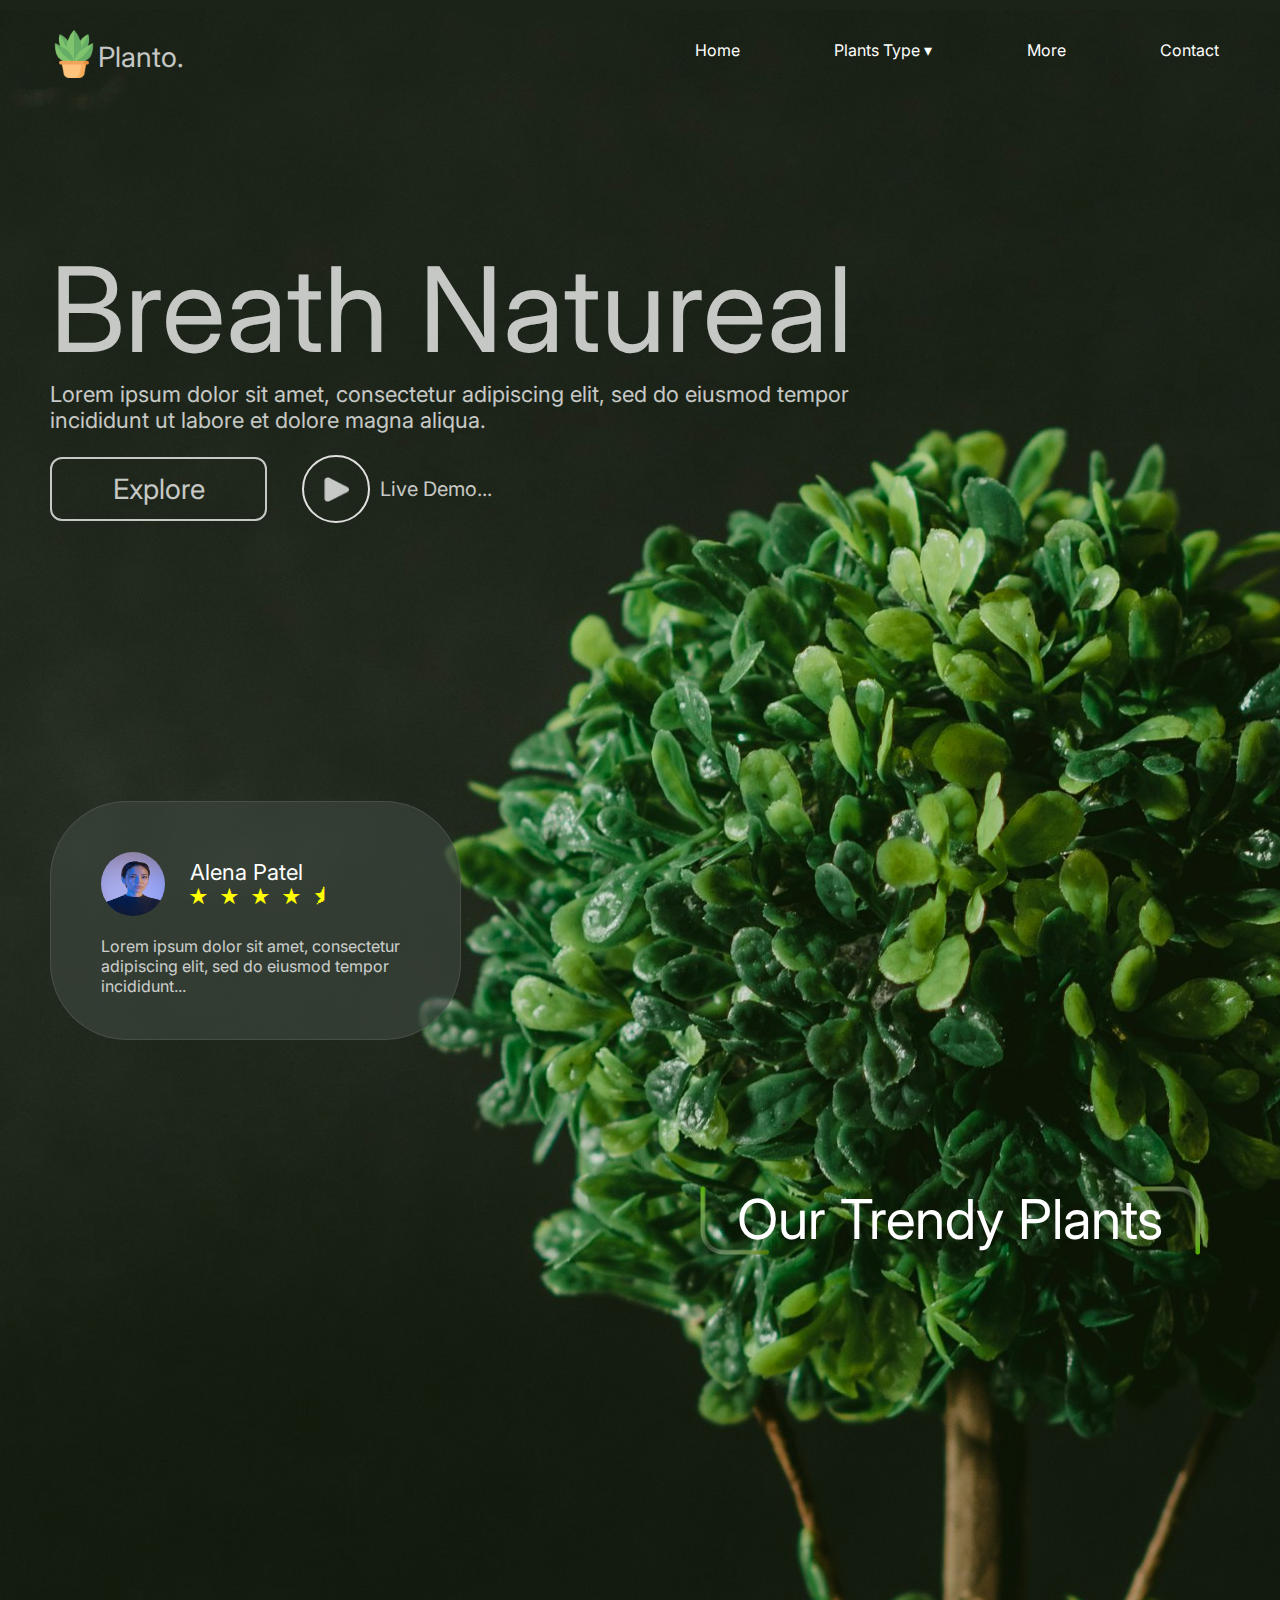
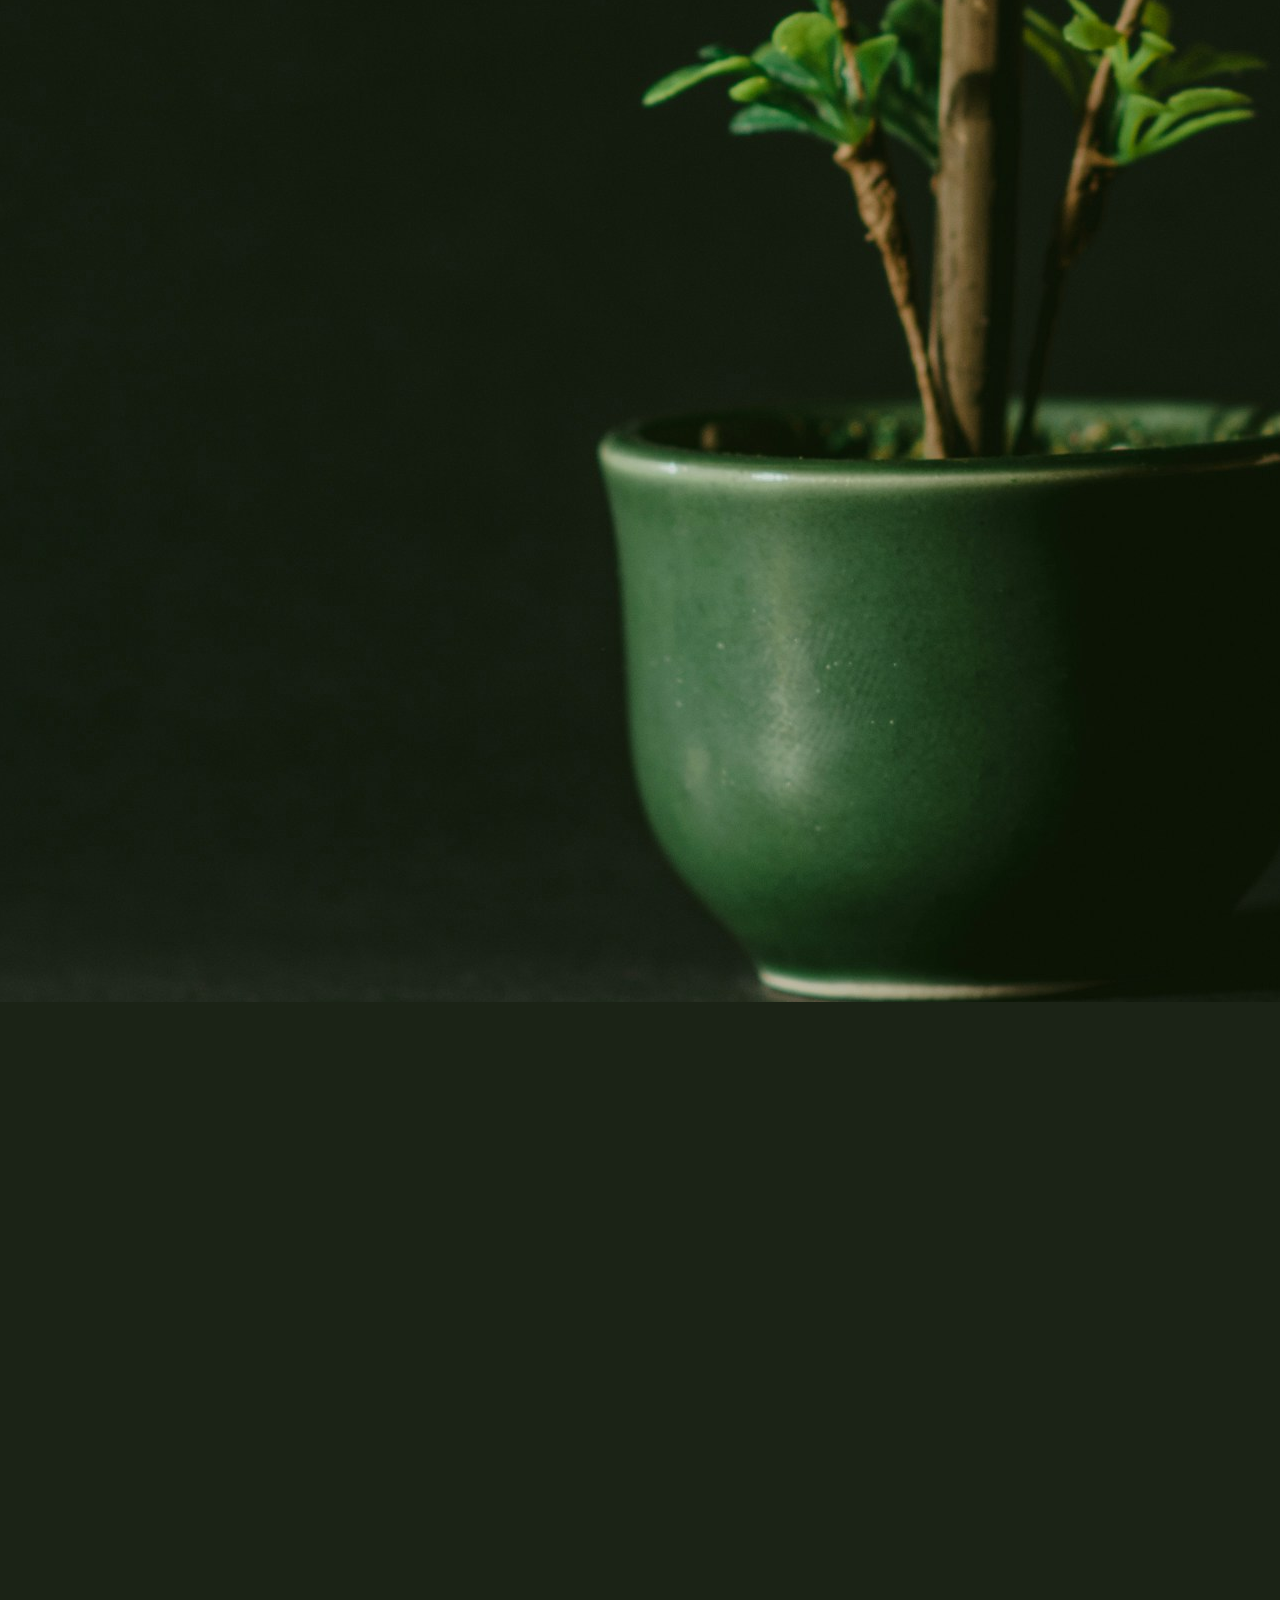
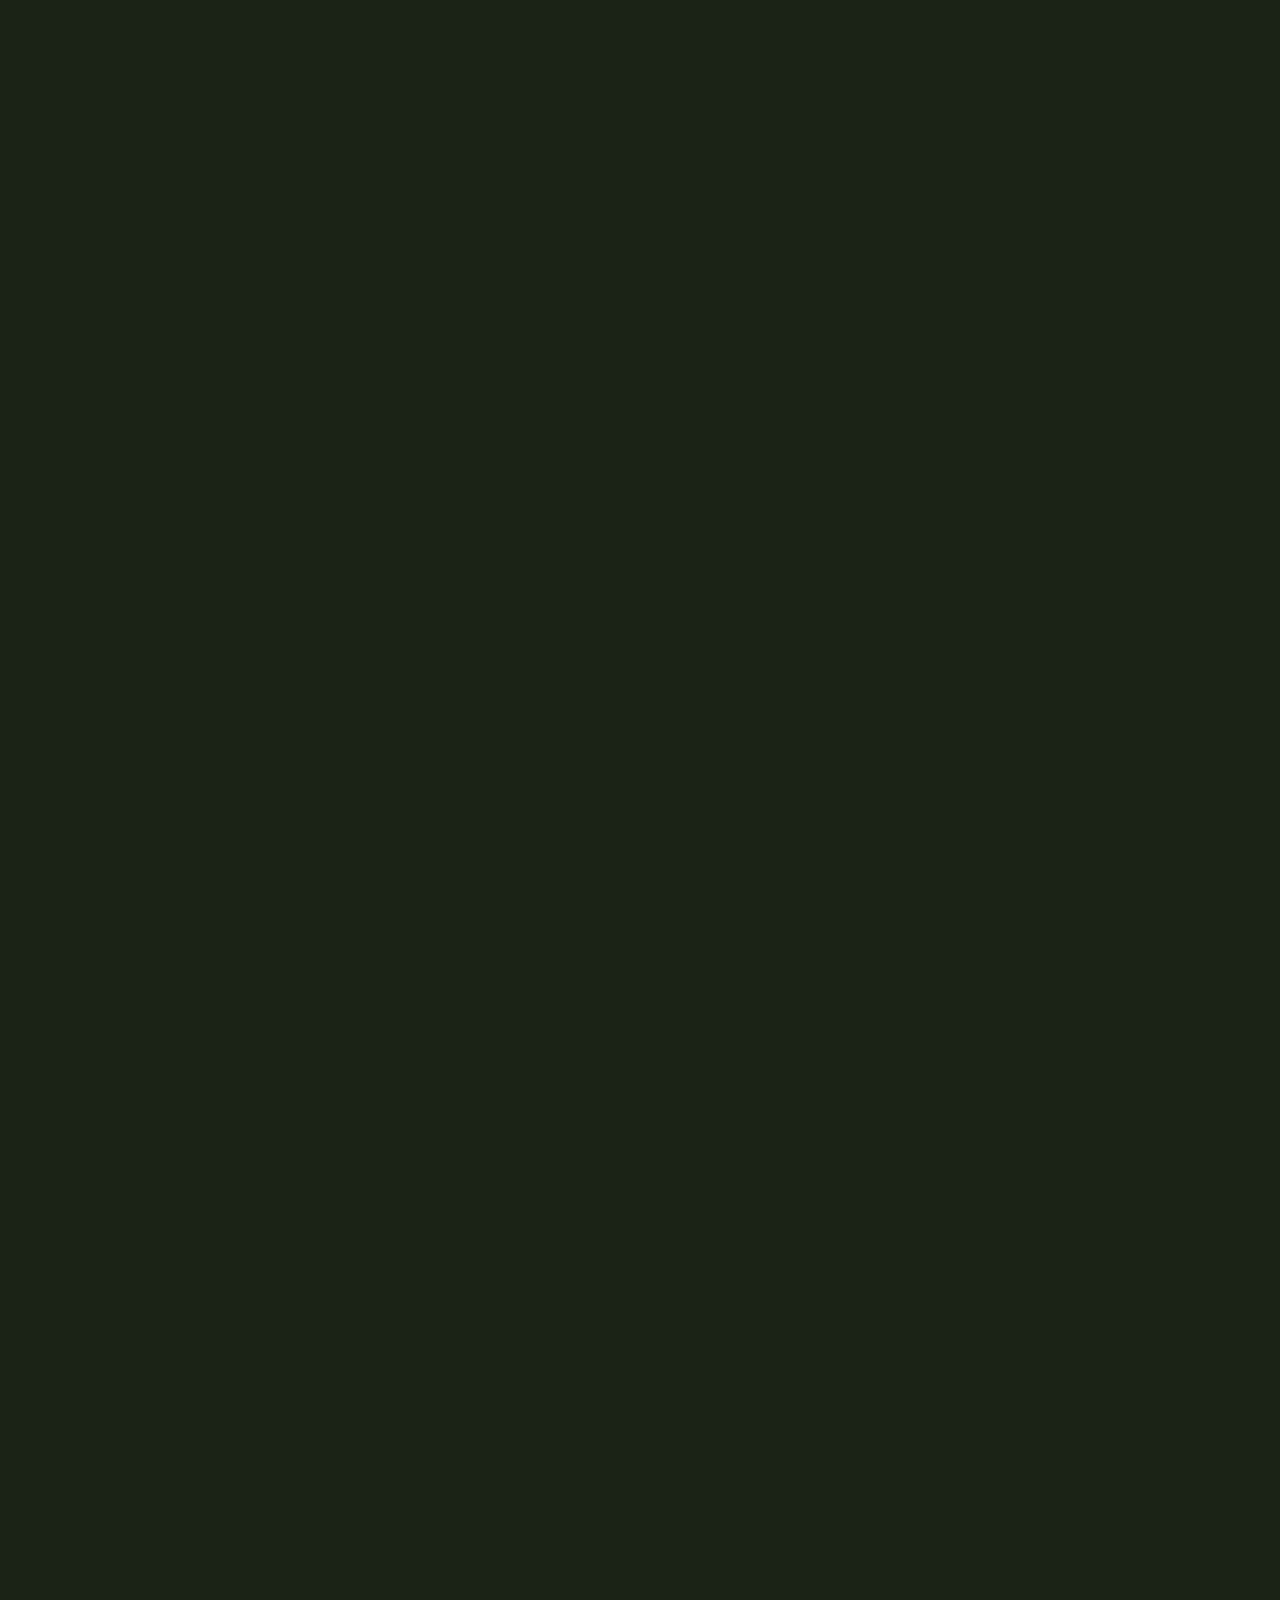
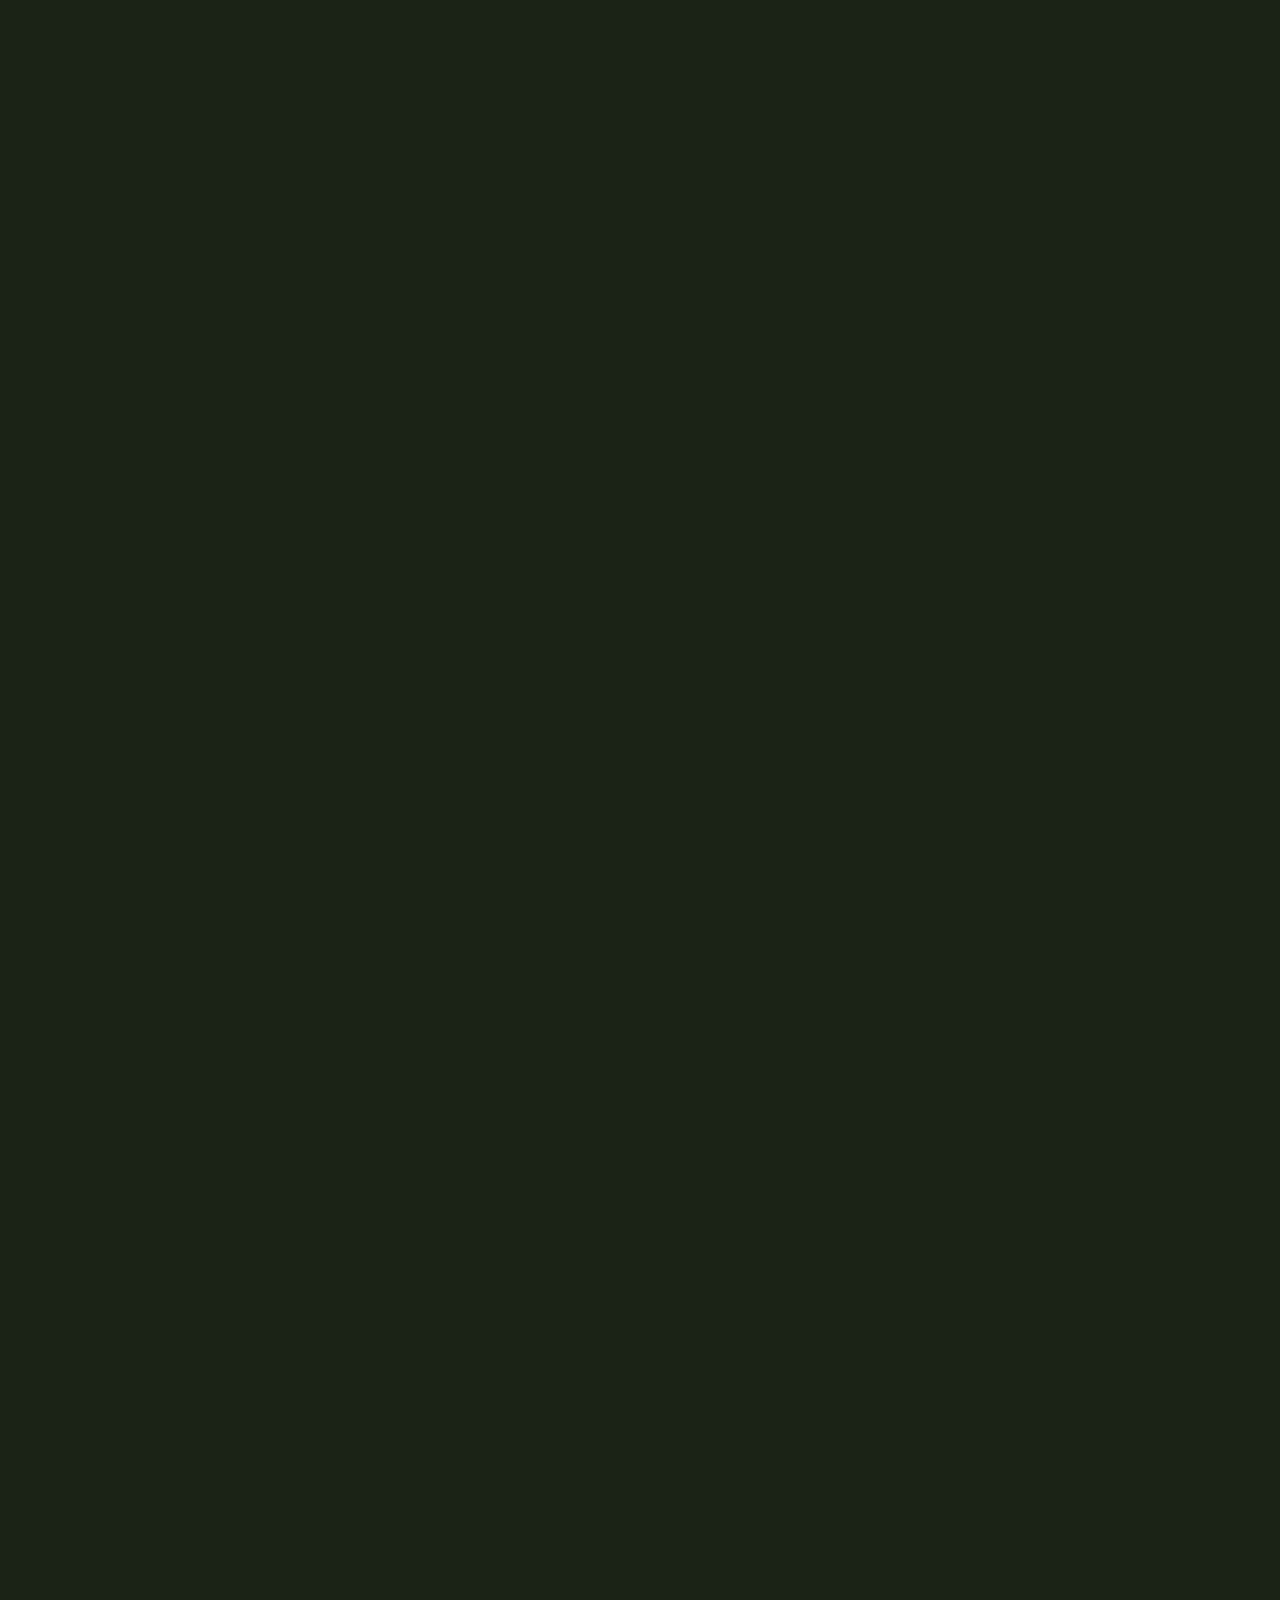
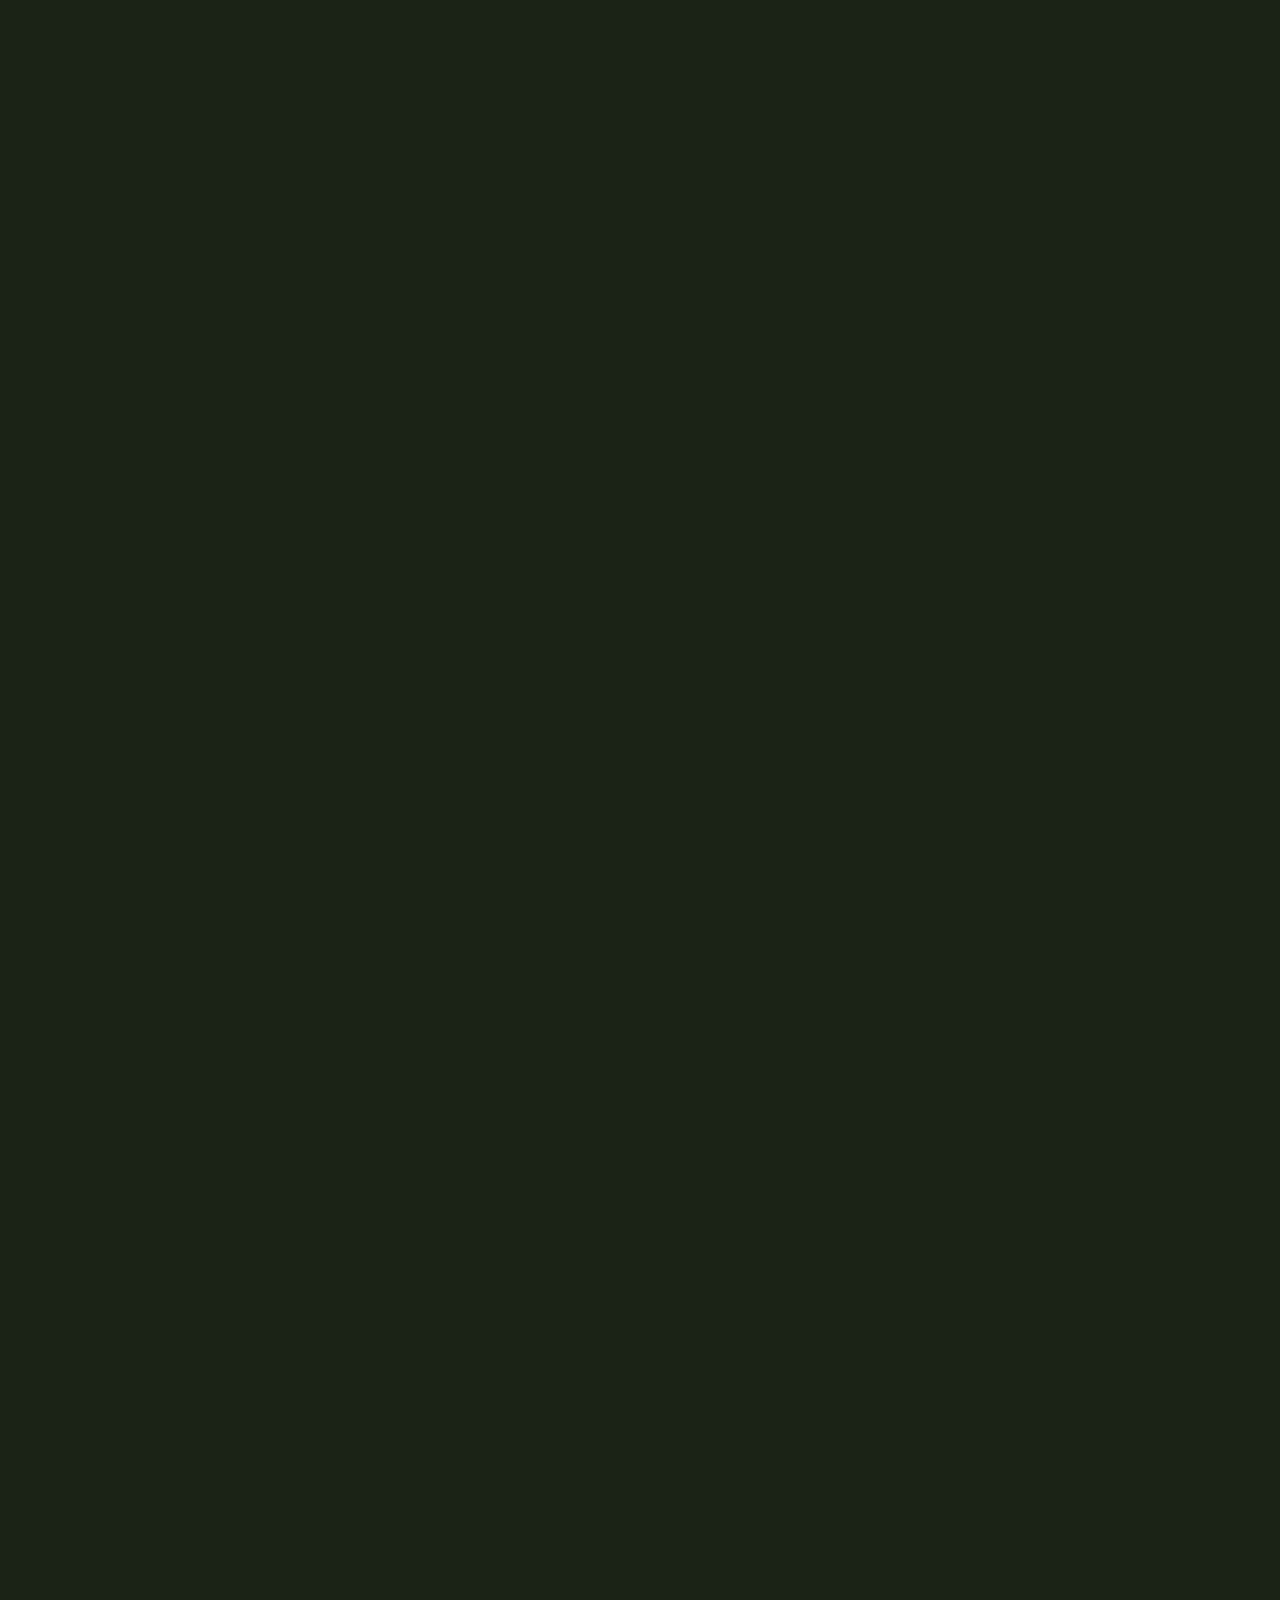
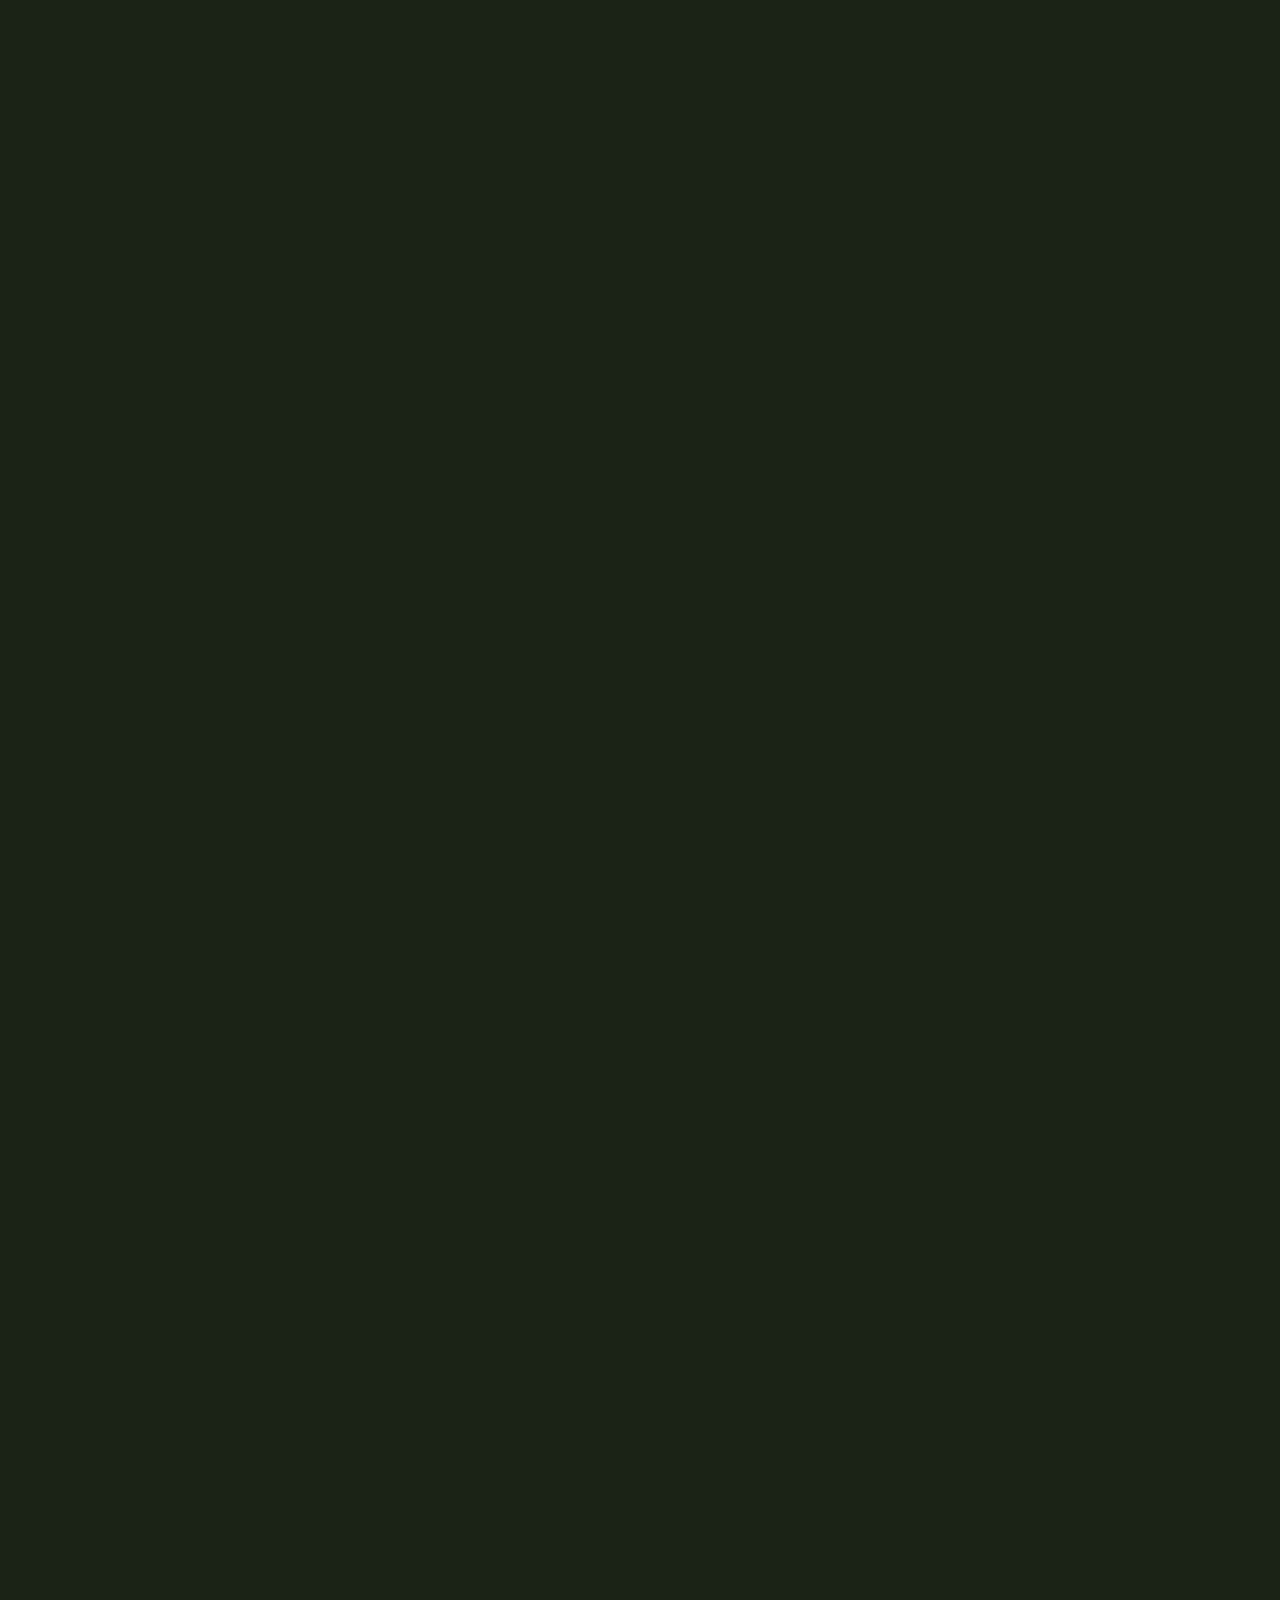
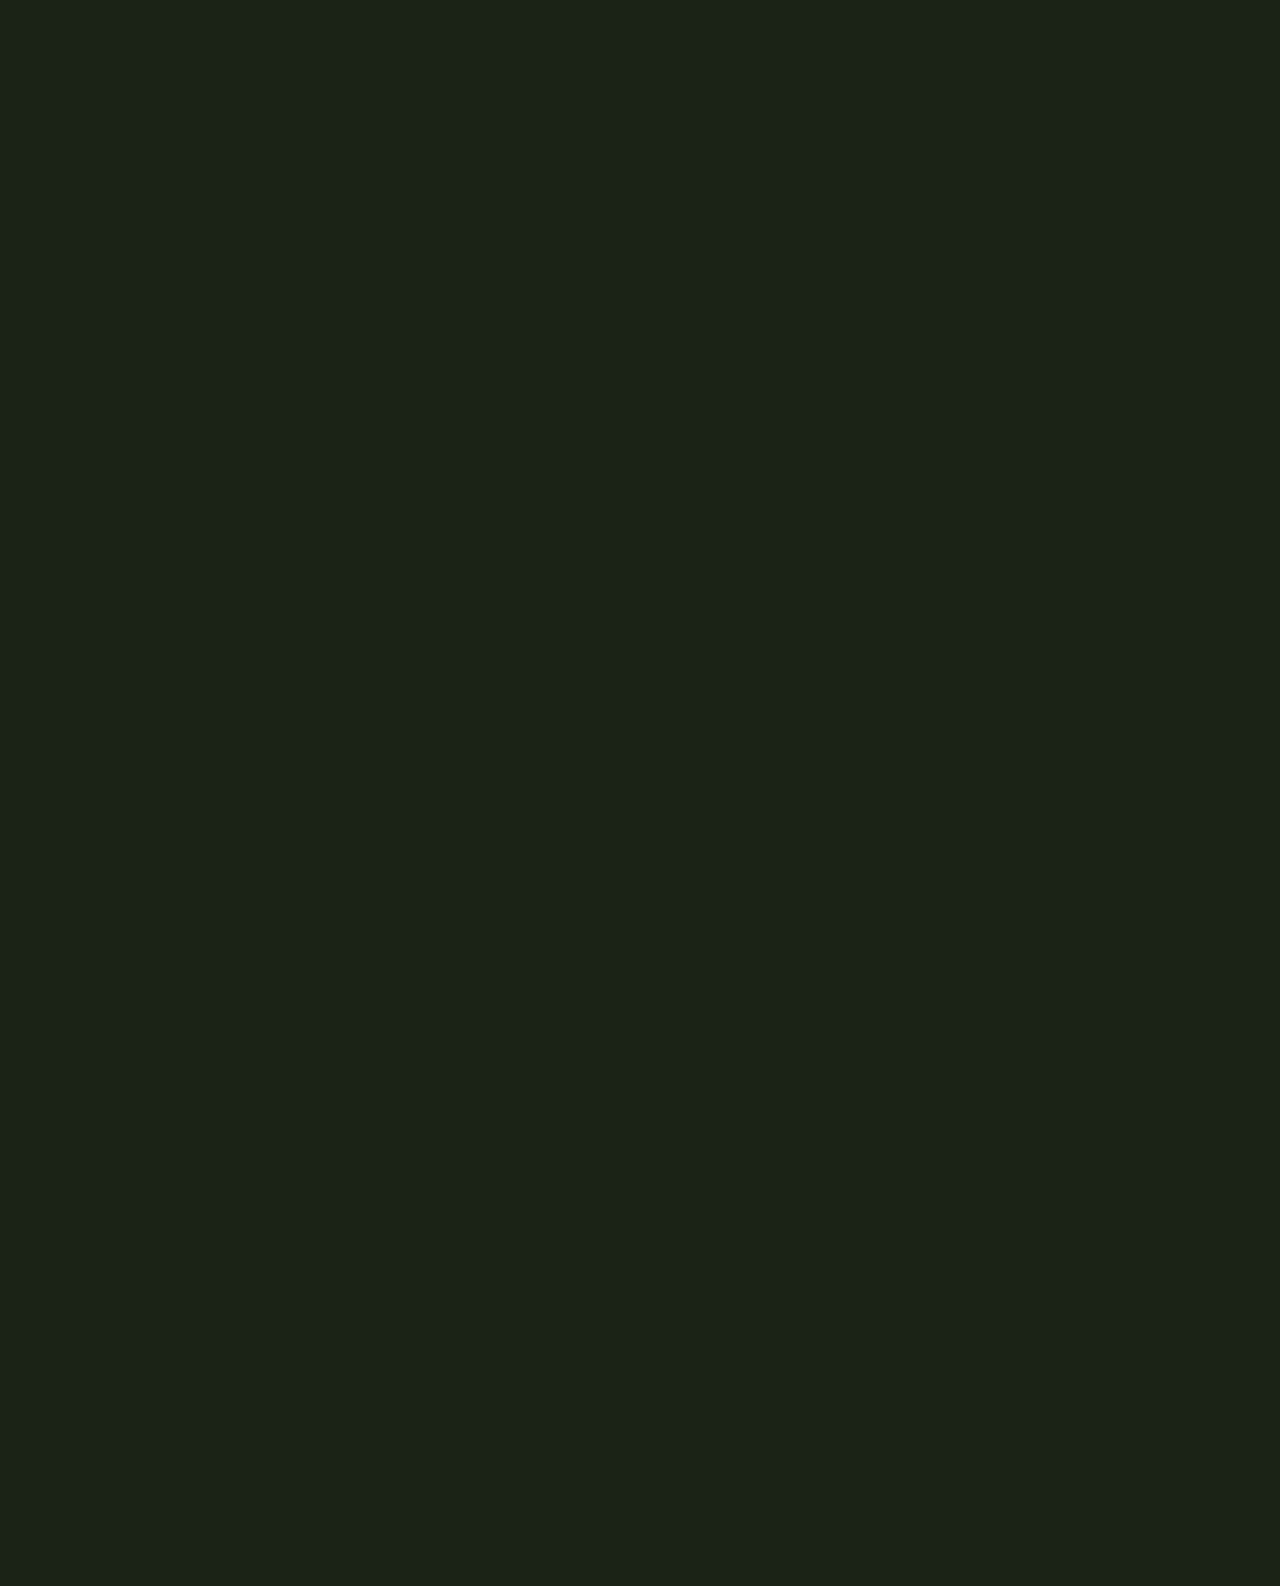
<file: Planto.html>
<!DOCTYPE html>
<html lang="en">

<head>
    <meta charset="UTF-8">
    <meta name="viewport" content="width=device-width, initial-scale=1.0">
    <title>Planto</title>
    <link rel="stylesheet" href="Planto.css">
</head>

<body>
    <div class="toppart">
        <header class="header">
            <div id="writing">
                <img src="Planto.png" alt="Planto">
                <a href=""><p class="planto">Planto.</p></a>
            </div>
            <nav class="navbar">
                <ul>
                    <li><a href="#">Home</a></li>
                    <li><a href="#">Plants Type &blacktriangledown;</a></li>
                    <li><a href="#">More</a></li>
                    <li><a href="#">Contact</a></li>
                </ul>
            </nav>
            <div class="buttonstop">
                <a href=""><img src="searchnutton.png" alt=""></a>
                <a href=""><img src="shopbutton.png" alt=""></a>
                <div class="menu-icon">
                    <div class="line"></div>
                    <div class="line"></div>
                </div>
            </div>
        </header>

        <main>
            <div class="main">
                <div class="breathnatureal">
                    <p id="bigpart">Breath Natureal</p>
                    <p id="littlepart"> Lorem ipsum dolor sit amet, consectetur adipiscing elit, sed do eiusmod tempor
                        incididunt ut labore et dolore magna aliqua.</p>
                    <div class="buttonsmiddle">
                        <button class="Explore">Explore</button>
                        <button class="LiveDemo">
                            <a href="">
                                <div class="circle">
                                    <img src="Polygon 2.png" alt="">
                                </div>
                            </a>
                            <p>Live Demo...</p>
                        </button>
                    </div>

                    <div class="comment1">
                        <a href="">
                            <div class=profile1>
                                <img src="profile1.jpg" alt="">
                                <div>
                                    <p class="AlenaPatel">Alena Patel</p>
                                    <div class="totalstars">
                                        <p class="star">&#9733;</p>
                                        <p class="star">&#9733;</p>
                                        <p class="star">&#9733;</p>
                                        <p class="star">&#9733;</p>
                                        <p class="star star1">&#11240;</p>
                                    </div>
                                </div>


                            </div>
                        </a>
                        <div class="commenttext1">
                            <p>Lorem ipsum dolor sit amet, consectetur adipiscing elit, sed do eiusmod tempor
                                incididunt...</p>
                        </div>
                    </div>
                </div>
                <div class="middlerightpart">
                    <div class="plant1">
                        <img src="plant1.png" alt="">
                    </div>
                    <div class="square1">
                        <div class="squarewriting">
                            <p id="Trendy">Trendy House Plant</p>
                            <p id="Calathea">Calathea plant <img id="Calatheafoto" src="arrowtoright.png" alt=""></p>
                        </div>
                        <button>Buy Now</button>
                    </div>
                </div>

            </div>
        </main>

        <section class="OurTrendyPlants">
            <div class="introduction">

                <p id="Introduction">Our Trendy Plants</p>
                <div class="vectors">
                    <img id="vector2" src="Vector 2.png" alt="">
                    <img id="vector1" src="Vector 1.png" alt="">
                </div>
            </div>
        </section>




    </div>




</body>

</html>
</file>
<file: Planto.css>
@import url(https://fonts.googleapis.com/css2?family=Inter:wght@400;500;700&display=swap);

body {
    font-family: 'Inter', sans-serif;
    background-color: #1B2316;

}

* {
    margin: 0;
    padding: 0;
    font-family: Inter;
}

.toppart {
    margin: 10px auto;
    background-image: url(bigtreeforbackground.jpg);
    width: 1900px;
    height: 2592px;
    background-position: center;
}

.header {
    padding-top: 20px;
    display: flex;
    justify-content: space-between;
    max-width: 1800px;
    margin: 0 auto;
    align-items: center;

}

#writing {
    display: flex;
    align-items: center;
    color: white;
}

#writing p {
    margin-top: 6px;
    font-size: 28px;
    width: 99px;
    height: 34px;
    color: white;
    opacity: 75%;
}

#writing a {
    text-decoration: none;

}

#writing img {
    width: 48px;
    height: 48px;
}

.navbar {
    width: 545px;
    height: 29px;
    text-align: center;
    justify-self: center;

    ul {
        display: flex;
        justify-content: space-between;
        list-style: none;
    }
}

.navbar a {
    color: white;
    margin-left: 20px;
    text-decoration: none;
}

.navbar a:hover {
    opacity: 0.8;
}

.buttonstop {
    display: flex;
    justify-content: end;
    gap: 35px;
}

.buttonstop img {
    width: 26px;
    height: 26px;
}

.menu-icon {
    width: 31px;
    height: 13px;
    display: flex;
    flex-direction: column;
    justify-content: center;
    cursor: pointer;
    align-items: center;
    gap: 5px;
    align-content: center;
    margin-top: 6px;
    opacity: 75%;

}

.menu-icon .line {

    width: 100%;
    height: 3px;
    background-color: #fff;
    border-radius: 2px;
}

.main {
    max-width: 1800px;
    margin: 40px auto;
    display: flex;
    justify-content: space-between;
}

.breathnatureal {
    margin-top: 120px;
}

.breathnatureal #bigpart {
    font-size: 118px;
    width: 892px;
    height: 143px;
    color: #FFFFFF;
    opacity: 75%;

}

.breathnatureal #littlepart {
    width: 893px;
    height: 56px;
    font-size: 22px;
    color: white;
    opacity: 75%;
}

.buttonsmiddle {
    display: flex;
    margin-top: 20px;
}

.buttonsmiddle .Explore {
    background: none;
    border: none;
    color: white;
    opacity: 75%;
    border: 2px solid white;
    width: 217px;
    height: 64px;
    border-radius: 12px;
    font-size: 28px;
}

.Explore:hover {
    cursor: pointer;
    opacity: 0.2;
}

.buttonsmiddle .LiveDemo {
    align-items: center;
    display: flex;
    border: none;
    background: none;
    width: 196px;
    height: 64px;
    margin-left: 35px;
}

.circle {
    display: flex;
    width: 64px;
    height: 64px;
    border: 2px solid #e0e0e0;
    border-radius: 50%;
    justify-content: center;
    align-items: center;
}

.buttonsmiddle .LiveDemo p {
    font-size: 20px;
    color: white;
    padding-left: 10px;
    opacity: 75%;
}

.circle img {
    width: 25px;
    height: 25px;
}

.middlerightpart {

    height: 1028px;
}

.square1 {
    background-color: rgba(58, 68, 60, 0.7);
    margin-top: 130px;
    width: 512px;
    height: 644px;



    border-radius: 77px;
    border: 1px solid rgba(255, 255, 255, 0.1);
    box-shadow: 0 10px 20px rgba(0, 0, 0, 0.4);

}

.square1 img {
    height: 20px;
    width: 20px;
}

.squarewriting {
    margin-top: 350px;
    z-index: 1;
}

#Trendy {
    font-size: 23px;
    color: white;
    opacity: 75%;
    margin-left: 60px;
}

#Calathea {

    font-size: 38px;
    color: white;
    opacity: 75%;
    margin-top: 30px;
    margin-left: 60px;

}

#Calatheafoto {
    margin-left: 150px;
}

.plant1 {
    display: flex;
    justify-content: center;
    align-content: center;
}

.middlerightpart .plant1 img {
    width: 459px;
    height: 459px;
    position: absolute;
    z-index: 1;
}

.square1 button {
    background: none;
    border: none;
    border: 2px solid white;
    width: 217px;
    height: 64px;
    opacity: 75%;
    border-radius: 12px;
    color: white;
    font-size: 28px;
    margin-top: 15px;
    margin-left: 60px;
}

.comment1 {
    background-color: rgba(58, 68, 60, 0.7);
    margin-top: 280px;
    width: 409px;
    height: 237px;
    border-radius: 77px;
    border: 1px solid rgba(255, 255, 255, 0.1);
}

.comment1 a {
    text-decoration: none;
}

.profile1 {
    margin-top: 50px;
    margin-left: 50px;
    align-items: center;
    color: white;
    display: flex;
    width: 207px;
    height: 64px;
}

.comment1 .profile1 img {
    border-radius: 50%;
    width: 64px;
    height: 64px;
}

.AlenaPatel {
    margin-left: 25px;
    font-size: 22px;
}

.totalstars {
    display: flex;
    color: yellow;
    margin-left: 13px;
    position: relative;

}

.star {
    margin-left: 10px;
    font-size: 20px;
}

.star1 {
    position: absolute;
    left: 125px;
    bottom: 0.55px;

}

.commenttext1 p {
    width: 341px;
    height: 63px;
    color: white;
    opacity: 75%;
    margin-left: 50px;
    margin-top: 20px;
}

.OurTrendyPlants {
    width: 1800px;
    height: 10000px;
    margin: 0 auto;
}

#Introduction {
    color: white;
    font-size: 55px;
}

.introduction {
    justify-content: center;
    display: flex;
    position: relative;
}

.vectors {}

#vector2 {
    position: absolute;
    width: 68.5px;
    height: 69px;
    left: 650px;
}

#vector1 {
    right: 650px;
    position: absolute;
    width: 68.5px;
    height: 69px;
}
</file>
